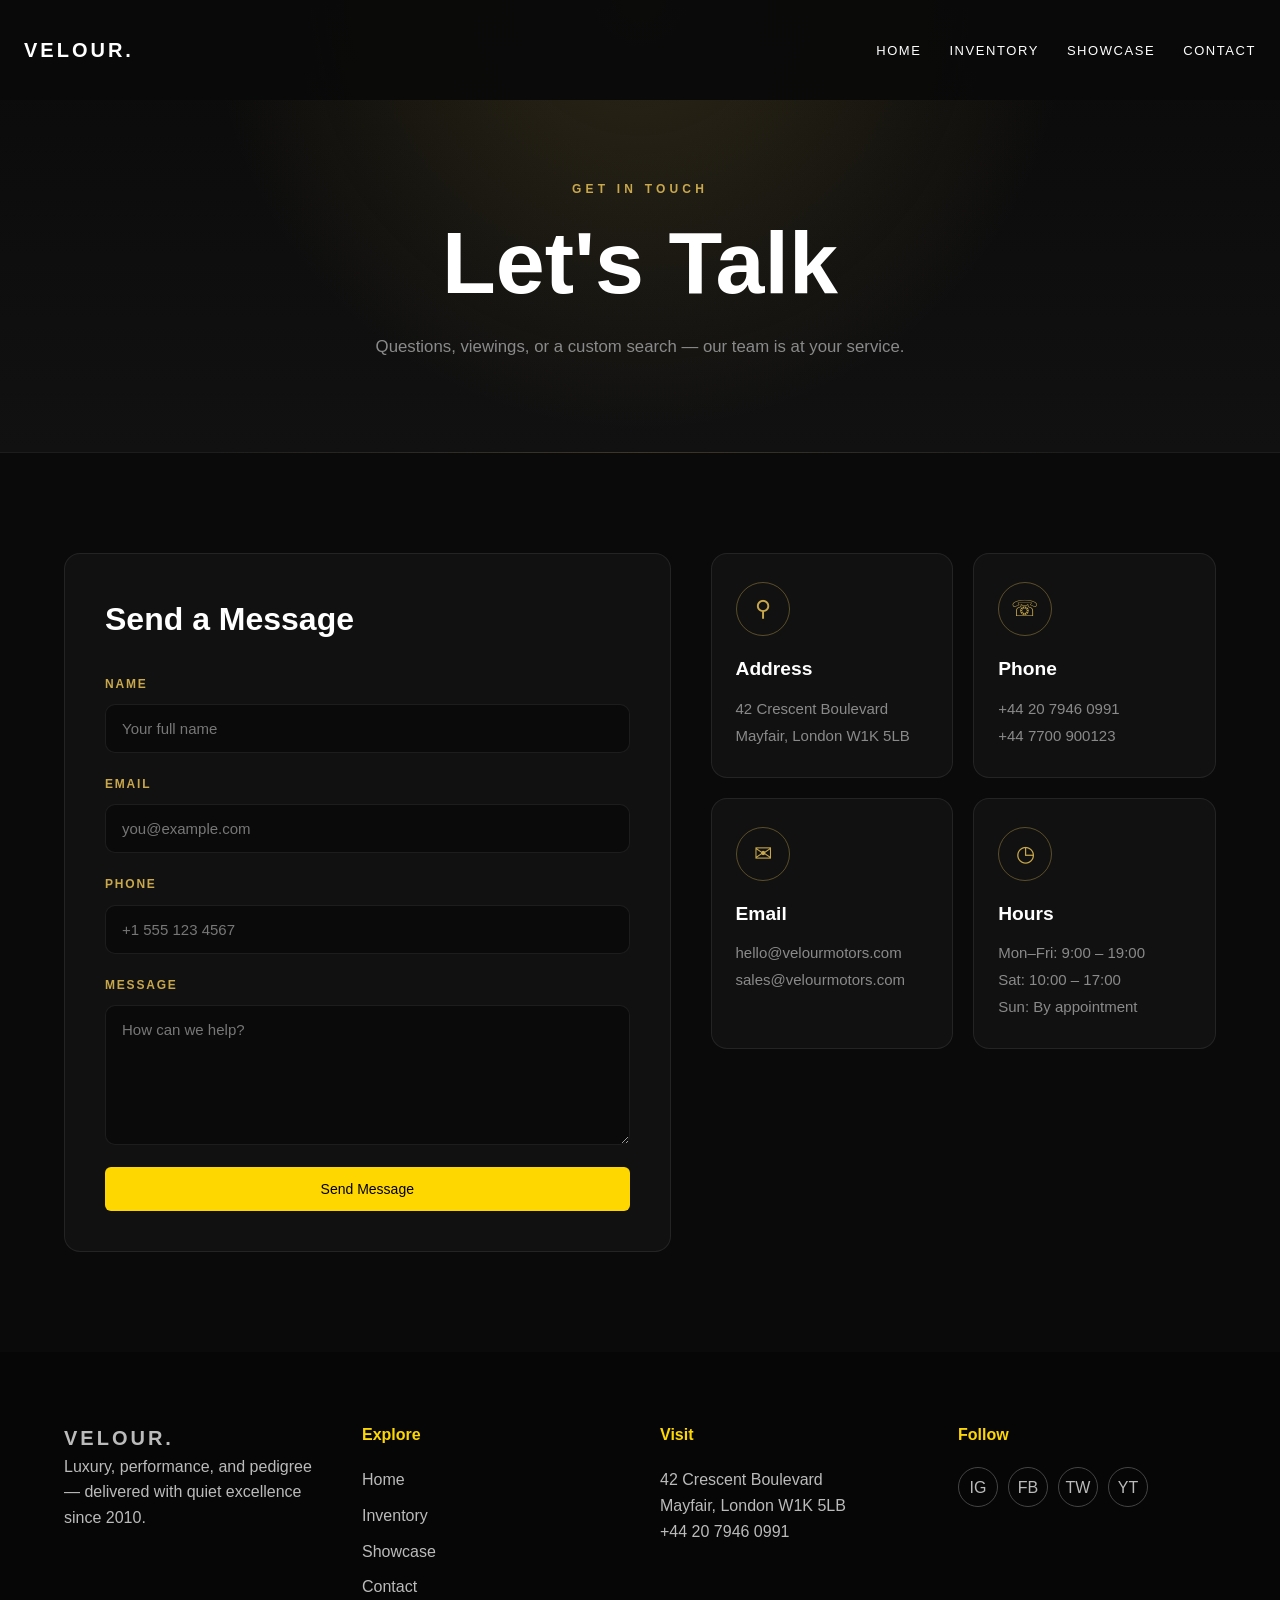
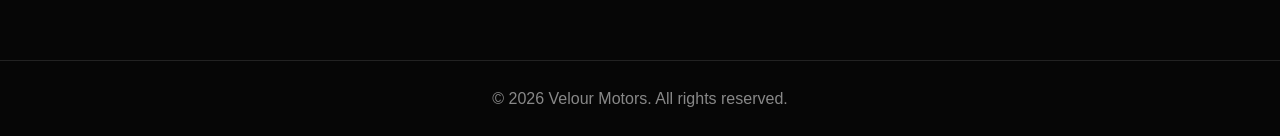
<file: contact.html>
<!DOCTYPE html>
<html lang="en">
<head>
  <meta charset="UTF-8" />
  <meta name="viewport" content="width=device-width, initial-scale=1.0" />
  <title>Contact — Velour Motors</title>
  <link rel="preconnect" href="https://fonts.googleapis.com" />
  <link rel="preconnect" href="https://fonts.gstatic.com" crossorigin />
  <link href="https://fonts.googleapis.com/css2?family=Playfair+Display:wght@400;600;700;900&family=Raleway:wght@300;400;500;600;700&display=swap" rel="stylesheet" />
  <link rel="stylesheet" href="style.css" />
</head>
<body>


  <!-- NAVBAR -->
  <header class="navbar" id="navbar">
    <div class="nav-container">
      <a href="index.html" class="logo">VELOUR<span>.</span></a>
      <nav>
        <ul class="nav-links" id="navLinks">
          <li><a href="index.html">Home</a></li>
          <li><a href="cars.html">Inventory</a></li>
          <li><a href="car-detail.html">Showcase</a></li>
          <li><a href="contact.html" class="active">Contact</a></li>
        </ul>
      </nav>
      <button class="nav-toggle" id="navToggle" aria-label="Open menu">
        <span></span><span></span><span></span>
      </button>
    </div>
  </header>

  <!-- ============ PAGE HEADER ============ -->
  <section class="page-head">
    <div class="container">
      <p class="eyebrow reveal">Get in Touch</p>
      <h1 class="reveal">Let's Talk</h1>
      <p class="page-sub reveal">Questions, viewings, or a custom search — our team is at your service.</p>
    </div>
  </section>

  <!-- ============ CONTACT GRID ============ -->
  <section class="contact-section">
    <div class="container contact-grid">

      <!-- Form -->
      <div class="contact-form-wrap reveal">
        <h2>Send a Message</h2>
        <form id="contactForm" class="contact-form" novalidate>
          <div class="form-row">
            <label for="name">Name</label>
            <input type="text" id="name" name="name" placeholder="Your full name" />
          </div>
          <div class="form-row">
            <label for="email">Email</label>
            <input type="email" id="email" name="email" placeholder="you@example.com" />
          </div>
          <div class="form-row">
            <label for="phone">Phone</label>
            <input type="tel" id="phone" name="phone" placeholder="+1 555 123 4567" />
          </div>
          <div class="form-row">
            <label for="message">Message</label>
            <textarea id="message" name="message" rows="5" placeholder="How can we help?"></textarea>
          </div>
          <button type="submit" class="btn btn-gold btn-lg">Send Message</button>
          <p class="form-success" id="formSuccess" hidden>Thank you — we'll be in touch within 24 hours.</p>
        </form>
      </div>

      <!-- Info Cards -->
      <div class="contact-info">
        <div class="info-card reveal">
          <div class="info-icon">⚲</div>
          <h3>Address</h3>
          <p>42 Crescent Boulevard<br/>Mayfair, London W1K 5LB</p>
        </div>
        <div class="info-card reveal">
          <div class="info-icon">☏</div>
          <h3>Phone</h3>
          <p>+44 20 7946 0991<br/>+44 7700 900123</p>
        </div>
        <div class="info-card reveal">
          <div class="info-icon">✉</div>
          <h3>Email</h3>
          <p>hello@velourmotors.com<br/>sales@velourmotors.com</p>
        </div>
        <div class="info-card reveal">
          <div class="info-icon">◷</div>
          <h3>Hours</h3>
          <p>Mon–Fri: 9:00 – 19:00<br/>Sat: 10:00 – 17:00<br/>Sun: By appointment</p>
        </div>
      </div>
    </div>
  </section>


  <!-- FOOTER -->
  <footer class="footer">
    <div class="container footer-grid">
      <div class="footer-col">
        <a href="index.html" class="logo">VELOUR<span>.</span></a>
        <p>Luxury, performance, and pedigree — delivered with quiet excellence since 2010.</p>
      </div>
      <div class="footer-col">
        <h4>Explore</h4>
        <ul>
          <li><a href="index.html">Home</a></li>
          <li><a href="cars.html">Inventory</a></li>
          <li><a href="car-detail.html">Showcase</a></li>
          <li><a href="contact.html">Contact</a></li>
        </ul>
      </div>
      <div class="footer-col">
        <h4>Visit</h4>
        <p>42 Crescent Boulevard<br/>Mayfair, London W1K 5LB</p>
        <p>+44 20 7946 0991</p>
      </div>
      <div class="footer-col">
        <h4>Follow</h4>
        <div class="socials">
          <a href="#" aria-label="Instagram">IG</a>
          <a href="#" aria-label="Facebook">FB</a>
          <a href="#" aria-label="Twitter">TW</a>
          <a href="#" aria-label="YouTube">YT</a>
        </div>
      </div>
    </div>
    <div class="footer-bottom">
      <p>© 2026 Velour Motors. All rights reserved.</p>
    </div>
  </footer>

  <script src="script.js"></script>
</body>
</html>
</file>
<file: style.css>
*{
  margin:0;
  padding:0;
  box-sizing:border-box;
}

html{
  scroll-behavior:smooth;
}

body{
  background:#0a0a0a;
  color:#fff;
  font-family:Arial, sans-serif;
  line-height:1.6;
  overflow-x:hidden;
}

img{
  width:100%;
  display:block;
}

a{
  text-decoration:none;
  color:white;
}

.container{
  width:90%;
  max-width:1200px;
  margin:auto;
}

/* ===== Navbar ===== */
.navbar{
  position:fixed;
  top:0;
  width:100%;
  background:rgba(0,0,0,0.9);
  padding:18px 0;
  z-index:1000;
}

.nav-container{
  display:flex;
  justify-content:space-between;
  align-items:center;
}

.logo{
  font-size:24px;
  font-weight:bold;
  letter-spacing:3px;
}

.logo span{
  color:gold;
}

.nav-links{
  display:flex;
  list-style:none;
  gap:30px;
}

.nav-links a{
  transition:0.3s;
}

.nav-links a:hover{
  color:gold;
}

/* ---------- NAVBAR BASE ---------- */

.navbar {
  position: fixed;
  top: 0;
  left: 0;
  right: 0;
  z-index: 1000;
  background: rgba(10, 10, 10, 0.95);
  border-bottom: 1px solid var(--border-soft);
}

.nav-container {
  max-width: var(--maxw);
  margin: 0 auto;
  padding: 16px 24px;
  display: flex;
  align-items: center;
  justify-content: space-between;
}

.logo {
  font-family: var(--font-head);
  font-size: 20px;
  font-weight: 700;
  color: var(--white);
}

.logo span {
  color: var(--gold);
}

/* ---------- NAV LINKS (DESKTOP) ---------- */

.nav-links {
  display: flex;
  gap: 28px;
  list-style: none;
}

.nav-links a {
  font-size: 13px;
  letter-spacing: 0.12em;
  text-transform: uppercase;
  color: var(--text);
}

.nav-links a:hover,
.nav-links a.active {
  color: var(--gold);
}

/* ---------- HAMBURGER BUTTON ---------- */

.nav-toggle {
  display: none;
  flex-direction: column;
  gap: 5px;
  background: transparent;
  border: none;
  cursor: pointer;
  padding: 8px;
}

.nav-toggle span {
  width: 26px;
  height: 2px;
  background-color: #ffffff; /* FIXED: force visible white */
  display: block;
  border-radius: 2px;
}
/* ---------- MOBILE VIEW ---------- */

@media (max-width: 820px) {

  .nav-toggle {
    display: flex;
  }

  .nav-links {
    position: absolute;
    top: 100%;
    left: 0;
    right: 0;

    flex-direction: column;
    gap: 18px;

    background: rgba(10, 10, 10, 0.98);
    border-bottom: 1px solid var(--border-soft);

    padding: 20px 24px;

    display: none; /* hidden by default */
  }

  .nav-links.open {
    display: flex;
  }

  .nav-links li {
    padding: 8px 0;
  }
}

/* ===== Hero ===== */
.hero{
  min-height:100vh;
  display:flex;
  justify-content:center;
  align-items:center;
  text-align:center;
  padding:120px 20px;
  background:linear-gradient(to right,#0a0a0a,#161616);
}

.hero-title{
  font-size:70px;
  margin-bottom:20px;
}

.gold-text{
  color:gold;
}

.hero-sub{
  max-width:600px;
  margin:auto;
  color:#ccc;
  margin-bottom:30px;
}

/* Hero quick stats row */
 .hero-quick { 
  list-style: none; 
  display: flex; 
  justify-content: center; 
  gap: 48px; 
  margin-top: 56px; 
  padding-top: 32px; 
  border-top: 1px solid var(--border-soft); 
  max-width: 720px; 
  margin-left: auto; 
  margin-right: auto; 
  flex-wrap: wrap;
} 

.hero-quick li { 
  font-size: 13px; 
  color: var(--muted); 
  letter-spacing: .12em; 
  text-transform: uppercase; } 
  
  .hero-quick strong { display: block; 
    color: var(--gold); 
    font-weight: 600; 
    font-size: 11px; 
    letter-spacing: .25em; 
    margin-bottom: 6px; 
  }

.hero-cta{
  display:flex;
  justify-content:center;
  gap:15px;
  flex-wrap:wrap;
}

/* ===== Buttons ===== */
.btn{
  padding:14px 28px;
  border:none;
  border-radius:6px;
  cursor:pointer;
  font-size:14px;
  transition:0.3s;
}

.btn-gold{
  background:gold;
  color:black;
}

.btn-gold:hover{
  opacity:0.9;
  transform:translateY(-3px);
}

.btn-ghost{
  background:transparent;
  border:1px solid white;
  color:white;
}

.btn-ghost:hover{
  border-color:gold;
  color:gold;
}

/* ===== Section Header ===== */
.section-header{
  text-align:center;
  margin-bottom:50px;
}

.eyebrow{
  color:gold;
  font-size:14px;
  margin-bottom:10px;
  letter-spacing:2px;
}

.section-header h2{
  font-size:40px;
}

/* ===== Counters ===== */
.counters{
  padding:100px 0;
  background:#111;
}

.counters-grid{
  display:grid;
  grid-template-columns:repeat(3,1fr);
  gap:30px;
  text-align:center;
}

.counter-num{
  font-size:60px;
  color:gold;
  margin-bottom:10px;
}

/* ===== Cards ===== */
.featured,
.inventory,
.why,
.testimonials,
.how-it-works{
  padding:100px 0;
}

.card-grid{
  display:grid;
  grid-template-columns:repeat(3,1fr);
  gap:25px;
}

.car-card{
  background:#111;
  border-radius:12px;
  overflow:hidden;
  transition:0.3s;
}

.car-card:hover{
  transform:translateY(-8px);
}

.car-img img{
  height:250px;
  object-fit:cover;
}

.car-body{
  padding:25px;
}

.car-body h3{
  margin-bottom:10px;
  font-size:24px;
}

.car-meta{
  color:#bbb;
  margin-bottom:20px;
}

.car-foot{
  display:flex;
  justify-content:space-between;
  align-items:center;
}

.price{
  color:gold;
  font-size:24px;
  font-weight:bold;
}

/* ===== Marquee ===== */
.marquee-section{
  background:#060606;
  padding:30px 0;
  overflow:hidden;
}

.marquee-track{
  display:flex;
  gap:40px;
  animation:marquee 20s linear infinite;
}

.marquee-track span{
  color:gold;
  font-size:24px;
  white-space:nowrap;
}

@keyframes marquee{
  from{
    transform:translateX(0);
  }
  to{
    transform:translateX(-50%);
  }
}

/* ===== Highlight Banner ===== */
.highlight-banner{
  position:relative;
  text-align:center;
  padding:120px 20px;
}

.highlight-bg img{
  position:absolute;
  inset:0;
  width:100%;
  height:100%;
  object-fit:cover;
  z-index:-2;
}

.highlight-overlay{
  position:absolute;
  inset:0;
  background:rgba(0,0,0,0.7);
  z-index:-1;
}

.highlight-content h2{
  font-size:50px;
  margin-bottom:20px;
}

.highlight-content p{
  max-width:700px;
  margin:auto;
  color:#ccc;
}

/* ===== Steps ===== */
.steps-grid{
  display:grid;
  grid-template-columns:repeat(3,1fr);
  gap:40px;
}

.step-num{
  font-size:50px;
  color:gold;
  margin-bottom:15px;
}

/* ===== Testimonials ===== */
.testimonial-grid{
  display:grid;
  grid-template-columns:repeat(3,1fr);
  gap:25px;
}

.testimonial{
  background:#111;
  padding:30px;
  border-radius:10px;
}

.stars{
  color:gold;
  margin-bottom:15px;
}

.quote{
  margin-bottom:20px;
  color:#ddd;
}

.author{
  color:gold;
  font-size:14px;
}

/* ===== Why Choose Us ===== */
.why-grid{
  display:grid;
  grid-template-columns:repeat(4,1fr);
  gap:25px;
}

.why-card{
  background:#111;
  padding:30px;
  text-align:center;
  border-radius:12px;
  transition:0.3s;
}

.why-card:hover{
  transform:translateY(-5px);
}

.why-icon{
  width:60px;
  height:60px;
  border:1px solid gold;
  border-radius:50%;
  display:flex;
  justify-content:center;
  align-items:center;
  margin:auto;
  margin-bottom:20px;
  color:gold;
}

/* ===== CTA ===== */
.cta-banner{
  background:#1a1400;
  text-align:center;
  padding:100px 20px;
}

.cta-content h2{
  font-size:45px;
  margin-bottom:30px;
}

/* ===== Footer ===== */
.footer{
  background:#060606;
  padding-top:70px;
}

.footer-grid{
  display:grid;
  grid-template-columns:repeat(4,1fr);
  gap:40px;
  padding-bottom:50px;
}

.footer-col h4{
  color:gold;
  margin-bottom:20px;
}

.footer-col p,
.footer-col a{
  color:#bbb;
}

.footer-col ul{
  list-style:none;
}

.footer-col li{
  margin-bottom:10px;
}

.socials{
  display:flex;
  gap:10px;
}

.socials a{
  width:40px;
  height:40px;
  border:1px solid #444;
  border-radius:50%;
  display:flex;
  justify-content:center;
  align-items:center;
}

.footer-bottom{
  border-top:1px solid #222;
  text-align:center;
  padding:25px;
  color:#888;
}

/* ============ FILTERS SECTION ============ */

.filters {
  padding: 60px 0 30px;
}

.filter-bar {
  display: grid;
  grid-template-columns: repeat(3, 1fr) auto;
  gap: 20px;
  align-items: end;

  padding: 28px;
  background: #111111;
  border: 1px solid rgba(255,255,255,0.08);
  border-radius: 14px;
}

.filter-field {
  display: flex;
  flex-direction: column;
  gap: 10px;
}

.filter-field label {
  font-size: 12px;
  font-weight: 600;
  letter-spacing: 0.18em;
  text-transform: uppercase;
  color: #c9a84c;
}

.filter-field select {
  width: 100%;
  padding: 14px 16px;

  background: #0a0a0a;
  color: #e8e6e1;

  border: 1px solid rgba(255,255,255,0.08);
  border-radius: 8px;

  font-size: 15px;
  font-family: inherit;

  outline: none;
  transition: border-color 0.25s ease,
              background 0.25s ease;
}

.filter-field select:focus {
  border-color: #c9a84c;
  background: #151515;
}

.filter-field select:hover {
  border-color: rgba(201,168,76,0.4);
}

/* Custom Arrow */
.filter-field select {
  appearance: none;
  -webkit-appearance: none;
  -moz-appearance: none;

  background-image:
    linear-gradient(45deg, transparent 50%, #c9a84c 50%),
    linear-gradient(135deg, #c9a84c 50%, transparent 50%);
    
  background-position:
    calc(100% - 18px) 50%,
    calc(100% - 12px) 50%;

  background-size: 6px 6px;
  background-repeat: no-repeat;
}

/* Button */
.filter-bar .btn {
  height: 52px;
  white-space: nowrap;
}

/* Results Text */
.results-count {
  margin-top: 22px;

  color: #8a8a8a;
  font-size: 13px;
  letter-spacing: 0.12em;
  text-transform: uppercase;
}

/* ============ PAGE HEADER ============ */

.page-head {
  padding: 180px 0 90px;
  text-align: center;

  background:
    radial-gradient(circle at top, rgba(201,168,76,0.18), transparent 55%),
    linear-gradient(to bottom, #0a0a0a, #111111);

  border-bottom: 1px solid rgba(255,255,255,0.08);
}

.page-head .container {
  max-width: 900px;
  margin: 0 auto;
}

/* Small Top Text */
.page-head .eyebrow {
  margin-bottom: 18px;

  color: #c9a84c;

  font-size: 12px;
  font-weight: 600;
  letter-spacing: 0.35em;
  text-transform: uppercase;
}

/* Main Heading */
.page-head h1 {
  font-size: clamp(3rem, 7vw, 5.5rem);
  line-height: 1.05;
  font-weight: 800;

  color: #ffffff;

  margin-bottom: 22px;
}

/* Subtitle */
.page-sub {
  max-width: 650px;
  margin: 0 auto;

  color: #8a8a8a;

  font-size: 1.05rem;
  line-height: 1.8;
  font-weight: 400;
}

/* Responsive */
@media (max-width: 768px) {
  .page-head {
    padding: 150px 0 70px;
  }

  .page-sub {
    font-size: 0.98rem;
    line-height: 1.7;
  }
}

@media (max-width: 480px) {
  .page-head {
    padding: 130px 0 60px;
  }

  .page-head .eyebrow {
    letter-spacing: 0.25em;
    font-size: 11px;
  }

  .page-sub {
    font-size: 0.92rem;
  }
}
/* Responsive */
@media (max-width: 900px) {
  .filter-bar {
    grid-template-columns: 1fr 1fr;
  }

  .filter-bar .btn {
    grid-column: 1 / -1;
    width: 100%;
  }
}

@media (max-width: 600px) {
  .filters {
    padding: 40px 0 20px;
  }

  .filter-bar {
    grid-template-columns: 1fr;
    padding: 22px;
  }

  .filter-field select {
    padding: 13px 14px;
  }
}

/* ===== Responsive ===== */
@media(max-width:900px){

  .card-grid,
  .testimonial-grid,
  .why-grid,
  .steps-grid,
  .footer-grid,
  .counters-grid{
    grid-template-columns:1fr 1fr;
  }

  .hero-title{
    font-size:50px;
  }
}
/* ---------- DETAIL HERO (Clean / No Animations) ---------- */

.detail-hero {
  padding: 140px 0 70px;
  background: var(--bg);
}

.detail-grid {
  display: grid;
  grid-template-columns: 1.1fr 1fr;
  gap: 50px;
  align-items: start;
}

@media (max-width: 900px) {
  .detail-grid {
    grid-template-columns: 1fr;
    gap: 30px;
  }
}

/* Main Image */
.main-image {
  width: 100%;
  border-radius: var(--radius-lg);
  border: 1px solid var(--border-soft);
  overflow: hidden;
}

.main-image img {
  width: 100%;
  height: 460px;
  object-fit: cover;
}

@media (max-width: 640px) {
  .main-image img {
    height: 300px;
  }
}

/* Thumbnails */
.thumb-row {
  display: grid;
  grid-template-columns: repeat(3, 1fr);
  gap: 12px;
  margin-top: 12px;
}

.thumb {
  border: 1px solid var(--border-soft);
  border-radius: var(--radius);
  background: transparent;
  padding: 0;
  cursor: pointer; /* only usable cursor */
  opacity: 0.8;
}

.thumb img {
  width: 100%;
  height: 100px;
  object-fit: cover;
}

.thumb.active {
  border-color: var(--gold);
  opacity: 1;
}

.thumb:hover {
  opacity: 1;
}

/* Right Side Info */
.detail-info h1 {
  font-size: clamp(2rem, 4vw, 3rem);
  margin: 10px 0 14px;
}

.detail-price {
  font-family: var(--font-head);
  font-size: 2rem;
  color: var(--gold);
  margin-bottom: 18px;
}

.detail-desc {
  color: var(--muted);
  margin-bottom: 30px;
  font-size: 1rem;
}

/* Specs */
.specs-title {
  font-size: 1.1rem;
  margin-bottom: 12px;
}

.specs-table {
  width: 100%;
  border-collapse: collapse;
  margin-bottom: 28px;
}

.specs-table th,
.specs-table td {
  text-align: left;
  padding: 12px 0;
  border-bottom: 1px solid var(--border-soft);
}

.specs-table th {
  color: var(--muted);
  font-weight: 500;
  width: 40%;
  font-size: 12px;
  letter-spacing: 0.1em;
  text-transform: uppercase;
}

.specs-table td {
  color: var(--text);
}



.modal {
  position: fixed;
  inset: 0;
  z-index: 2000;
  display: none; /* instead of opacity animation */
  place-items: center;
  padding: 24px;
  background: rgba(0, 0, 0, 0.90);
}

.modal.open {
  display: grid;
}

.modal-backdrop {
  display: none; /* removed extra layer effect */
}

.modal-panel {
  background: var(--bg-elev);
  border: 1px solid var(--border);
  border-radius: var(--radius-lg);
  max-width: 480px;
  width: 100%;
  padding: 40px 30px;
}

.modal-close {
  position: absolute;
  top: 12px;
  right: 16px;
  font-size: 26px;
  color: red;
  cursor: pointer;
}

.modal-close:hover {
  color: var(--gold);
}

.modal-panel h2 {
  font-size: 1.6rem;
  margin-bottom: 6px;
}

.modal-sub {
  color: var(--muted);
  margin-bottom: 20px;
  font-size: 0.95rem;
}

/* ============ CONTACT SECTION ============ */

.contact-section {
  padding: 100px 0;
}

.contact-grid {
  display: grid;
  grid-template-columns: 1.2fr 1fr;
  gap: 40px;
  align-items: start;
}

/* ============ CONTACT FORM ============ */

.contact-form-wrap {
  background: #111111;
  border: 1px solid rgba(255,255,255,0.08);
  border-radius: 16px;
  padding: 40px;
}

.contact-form-wrap h2 {
  font-size: 2rem;
  color: #ffffff;
  margin-bottom: 30px;
}

/* Form Layout */
.contact-form {
  display: flex;
  flex-direction: column;
  gap: 22px;
}

.form-row {
  display: flex;
  flex-direction: column;
  gap: 10px;
}

.form-row label {
  font-size: 12px;
  font-weight: 600;
  letter-spacing: 0.15em;
  text-transform: uppercase;
  color: #c9a84c;
}

/* Inputs */
.form-row input,
.form-row textarea {
  width: 100%;
  padding: 15px 16px;

  background: #0a0a0a;
  color: #e8e6e1;

  border: 1px solid rgba(255,255,255,0.08);
  border-radius: 10px;

  font-size: 15px;
  font-family: inherit;

  outline: none;
  transition: border-color 0.25s ease,
              background 0.25s ease;
}

.form-row textarea {
  resize: vertical;
  min-height: 140px;
}

.form-row input:focus,
.form-row textarea:focus {
  border-color: #c9a84c;
  background: #151515;
}

.form-row input::placeholder,
.form-row textarea::placeholder {
  color: #777777;
}

/* Success Message */
.form-success {
  margin-top: 10px;
  padding: 14px 16px;

  background: rgba(201,168,76,0.1);
  border: 1px solid rgba(201,168,76,0.35);
  border-radius: 10px;

  color: #d9bd6a;
  font-size: 14px;
  text-align: center;
}

/* ============ INFO CARDS ============ */

.contact-info {
  display: grid;
  grid-template-columns: repeat(2, 1fr);
  gap: 20px;
}

.info-card {
  background: #111111;
  border: 1px solid rgba(255,255,255,0.08);
  border-radius: 16px;

  padding: 28px 24px;
}

.info-icon {
  width: 54px;
  height: 54px;

  display: flex;
  align-items: center;
  justify-content: center;

  border: 1px solid rgba(201,168,76,0.4);
  border-radius: 50%;

  color: #c9a84c;
  font-size: 22px;

  margin-bottom: 18px;
}

.info-card h3 {
  font-size: 1.2rem;
  color: #ffffff;
  margin-bottom: 10px;
}

.info-card p {
  color: #8a8a8a;
  line-height: 1.8;
  font-size: 15px;
}

/* Grid Background */
.map-grid-bg {
  position: absolute;
  inset: 0;

  background-image:
    linear-gradient(rgba(201,168,76,0.08) 1px, transparent 1px),
    linear-gradient(90deg, rgba(201,168,76,0.08) 1px, transparent 1px);

  background-size: 40px 40px;
}


/* ============ RESPONSIVE ============ */

@media (max-width: 950px) {
  .contact-grid {
    grid-template-columns: 1fr;
  }

  .contact-info {
    grid-template-columns: repeat(2, 1fr);
  }
}

@media (max-width: 600px) {
  .contact-section {
    padding: 70px 0;
  }

  .contact-form-wrap {
    padding: 28px 22px;
  }

  .contact-form-wrap h2 {
    font-size: 1.7rem;
  }

  .contact-info {
    grid-template-columns: 1fr;
  }

  
}
@media(max-width:600px){

  .nav-links{
    display:none;
  }

  .card-grid,
  .testimonial-grid,
  .why-grid,
  .steps-grid,
  .footer-grid,
  .counters-grid{
    grid-template-columns:1fr;
  }

  .hero-title{
    font-size:38px;
  }

  .section-header h2{
    font-size:30px;
  }
}
</file>
